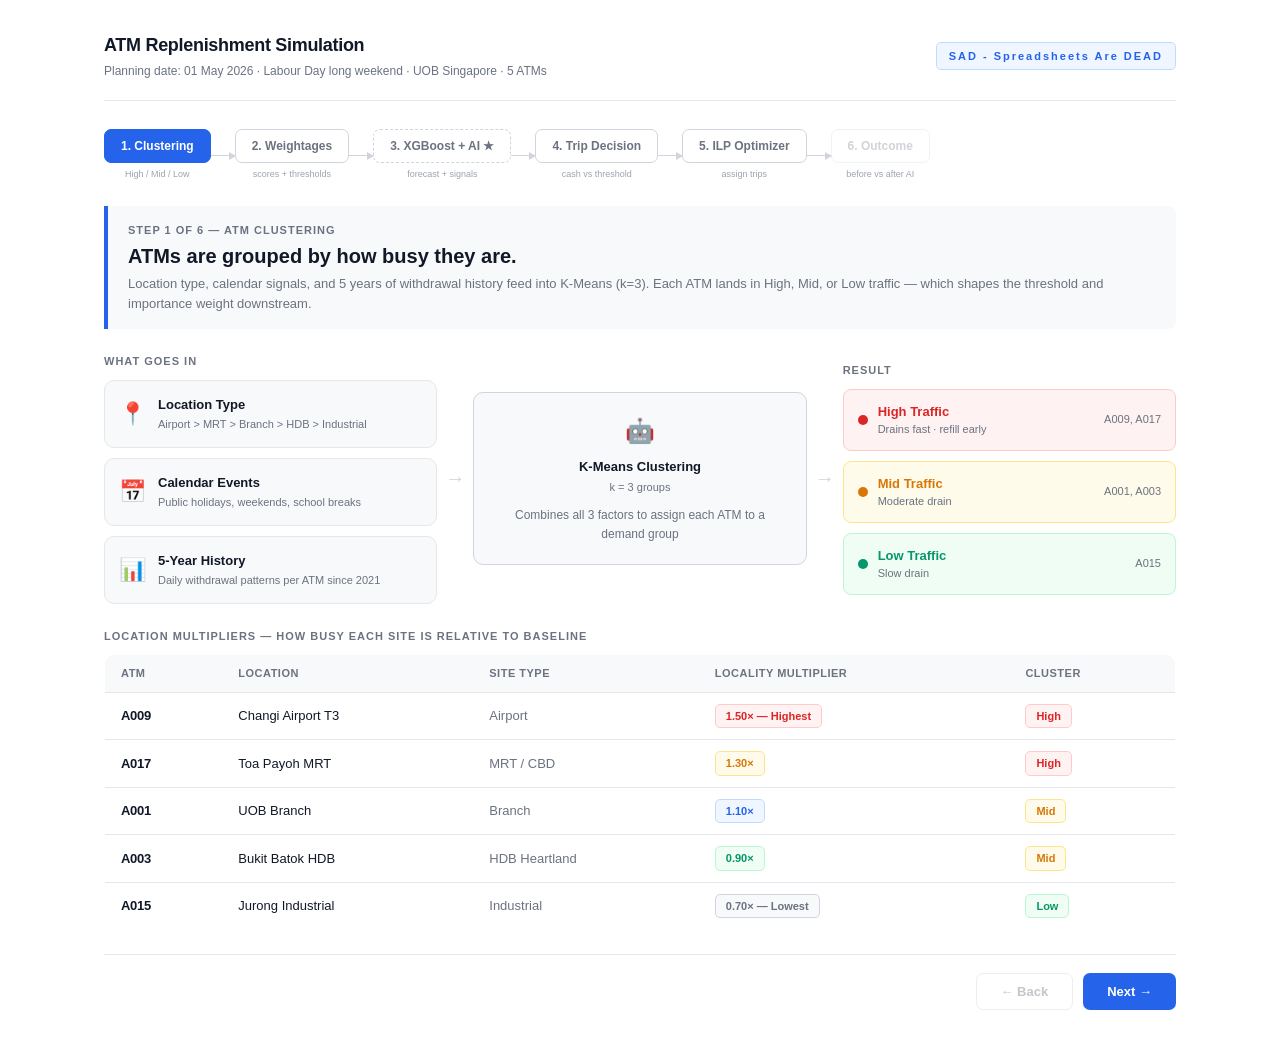
<file: demos/atm-replenishment.html>
<!DOCTYPE html>
<html lang="en">
<head>
<meta charset="UTF-8">
<meta name="viewport" content="width=device-width, initial-scale=1.0">
<title>SAD — ATM Replenishment Simulation</title>
<style>
*,*::before,*::after{box-sizing:border-box;margin:0;padding:0}
:root{
  --bg:#ffffff;--surf:#f8f9fa;--border:#e5e7eb;--border2:#d1d5db;
  --text:#111827;--muted:#6b7280;--light:#9ca3af;
  --blue:#2563eb;--blue-l:#eff6ff;--blue-b:#bfdbfe;
  --green:#059669;--green-l:#f0fdf4;--green-b:#bbf7d0;
  --red:#dc2626;--red-l:#fef2f2;--red-b:#fecaca;
  --amber:#d97706;--amber-l:#fffbeb;--amber-b:#fde68a;
  --purple:#7c3aed;--purple-l:#f5f3ff;--purple-b:#ddd6fe;
  --mono:'JetBrains Mono','Fira Code',monospace;
}
body{background:var(--bg);color:var(--text);font-family:-apple-system,BlinkMacSystemFont,'Segoe UI',sans-serif;font-size:15px;line-height:1.5}
.wrap{max-width:1120px;margin:0 auto;padding:32px 24px}
.hdr{display:flex;justify-content:space-between;align-items:center;margin-bottom:28px;padding-bottom:20px;border-bottom:1px solid var(--border)}
.hdr h1{font-size:18px;font-weight:700;letter-spacing:-0.3px}
.hdr-sub{font-size:12px;color:var(--muted);margin-top:3px}
.badge-sad{font-size:11px;font-weight:700;letter-spacing:2px;color:var(--blue);background:var(--blue-l);border:1px solid var(--blue-b);padding:5px 12px;border-radius:5px}
.flowchart{display:flex;align-items:center;margin-bottom:24px;overflow-x:auto;gap:0}
.fc-node{display:flex;flex-direction:column;align-items:center;flex-shrink:0}
.fc-btn{padding:9px 16px;border-radius:7px;font-size:12px;font-weight:600;cursor:pointer;border:1.5px solid var(--border2);background:var(--bg);color:var(--muted);transition:all .15s;white-space:nowrap}
.fc-btn:hover{border-color:var(--blue);color:var(--blue)}
.fc-btn.active{background:var(--blue);border-color:var(--blue);color:#fff}
.fc-btn.ai-node{border-style:dashed}
.fc-btn.ai-node.active{background:var(--purple);border-color:var(--purple);border-style:solid;color:#fff}
.fc-btn.done{background:var(--green-l);border-color:var(--green-b);color:var(--green);border-style:solid}
.fc-btn:disabled{opacity:.3;cursor:not-allowed;pointer-events:none}
.fc-arrow{width:24px;height:1px;background:var(--border2);flex-shrink:0;position:relative}
.fc-arrow::after{content:'';position:absolute;right:-1px;top:-3px;border-left:7px solid var(--border2);border-top:4px solid transparent;border-bottom:4px solid transparent}
.fc-sub{font-size:9px;color:var(--light);margin-top:5px;text-align:center}
.info-box{border-left:4px solid var(--blue);background:var(--surf);border-radius:0 8px 8px 0;padding:16px 20px;margin-bottom:24px}
.info-box.ai-mode{border-left-color:var(--purple)}
.info-step{font-size:11px;color:var(--muted);text-transform:uppercase;letter-spacing:1px;margin-bottom:6px;font-weight:600}
.info-headline{font-size:20px;font-weight:800;color:var(--text);line-height:1.25}
.info-sub{font-size:13px;color:var(--muted);margin-top:5px}
.section{display:none}.section.on{display:block}
.cluster-flow-row{display:grid;grid-template-columns:1fr 36px 1fr 36px 1fr;gap:0;align-items:center;margin-bottom:24px}
.flow-arrow{text-align:center;font-size:20px;color:var(--border2)}
.algo-box{background:var(--surf);border:1.5px solid var(--border2);border-radius:10px;padding:20px;text-align:center}
.algo-title{font-size:13px;font-weight:700;color:var(--text);margin-bottom:3px}
.algo-sub{font-size:11px;color:var(--muted)}
.cluster-chips{display:flex;flex-direction:column;gap:10px}
.chip{display:flex;align-items:center;gap:10px;padding:12px 14px;border-radius:8px}
.chip.high{background:var(--red-l);border:1px solid var(--red-b)}
.chip.mid{background:var(--amber-l);border:1px solid var(--amber-b)}
.chip.low{background:var(--green-l);border:1px solid var(--green-b)}
.chip-dot{width:10px;height:10px;border-radius:50%;flex-shrink:0}
.chip.high .chip-dot{background:var(--red)}.chip.mid .chip-dot{background:var(--amber)}.chip.low .chip-dot{background:var(--green)}
.chip-label{font-size:13px;font-weight:700}
.chip.high .chip-label{color:var(--red)}.chip.mid .chip-label{color:var(--amber)}.chip.low .chip-label{color:var(--green)}
.chip-atms{font-size:11px;color:var(--muted);margin-left:auto}
.section-label{font-size:11px;color:var(--muted);text-transform:uppercase;letter-spacing:1px;margin-bottom:10px;font-weight:600}
.loc-table{width:100%;border-collapse:collapse;font-size:13px;background:var(--bg);border:1px solid var(--border);border-radius:10px;overflow:hidden}
.loc-table th{text-align:left;font-size:11px;color:var(--muted);text-transform:uppercase;letter-spacing:.5px;padding:10px 16px;border-bottom:1px solid var(--border);background:var(--surf);font-weight:600}
.loc-table td{padding:11px 16px;border-bottom:1px solid var(--border);vertical-align:middle}
.loc-table tr:last-child td{border-bottom:none}
.loc-table tbody tr:hover td{background:var(--surf)}
.atm-id{font-weight:800;font-size:13px;letter-spacing:-.3px}
.pill{display:inline-block;padding:3px 10px;border-radius:5px;font-size:11px;font-weight:700}
.pill-r{background:var(--red-l);color:var(--red);border:1px solid var(--red-b)}
.pill-a{background:var(--amber-l);color:var(--amber);border:1px solid var(--amber-b)}
.pill-b{background:var(--blue-l);color:var(--blue);border:1px solid var(--blue-b)}
.pill-g{background:var(--green-l);color:var(--green);border:1px solid var(--green-b)}
.pill-m{background:var(--surf);color:var(--muted);border:1px solid var(--border2)}
.wt-intro{font-size:13px;color:var(--muted);background:var(--surf);border:1px solid var(--border);border-radius:8px;padding:14px 18px;margin-bottom:20px;line-height:1.7}
.wt-intro strong{color:var(--text)}
.thresh-grid{display:grid;grid-template-columns:repeat(3,1fr);gap:16px}
.tc{border-radius:10px;padding:20px;border:1px solid;text-align:center}
.tc.high{background:var(--red-l);border-color:var(--red-b)}
.tc.mid{background:var(--amber-l);border-color:var(--amber-b)}
.tc.low{background:var(--green-l);border-color:var(--green-b)}
.tc-label{font-size:11px;font-weight:700;text-transform:uppercase;letter-spacing:1px;margin-bottom:4px}
.tc.high .tc-label{color:var(--red)}.tc.mid .tc-label{color:var(--amber)}.tc.low .tc-label{color:var(--green)}
.tc-weight{font-size:11px;margin-bottom:14px;padding:4px 10px;border-radius:4px;display:inline-block}
.tc.high .tc-weight{background:rgba(220,38,38,.08);color:var(--red)}
.tc.mid .tc-weight{background:rgba(217,119,6,.08);color:var(--amber)}
.tc.low .tc-weight{background:rgba(5,150,105,.08);color:var(--green)}
.tc-pct{font-size:52px;font-weight:900;letter-spacing:-2px;line-height:1;margin-bottom:4px}
.tc.high .tc-pct{color:var(--red)}.tc.mid .tc-pct{color:var(--amber)}.tc.low .tc-pct{color:var(--green)}
.tc-rule{font-size:13px;font-weight:600;color:var(--text);margin-bottom:6px}
.tc-dollar{font-size:16px;font-weight:800;margin-bottom:12px}
.tc.high .tc-dollar{color:var(--red)}.tc.mid .tc-dollar{color:var(--amber)}.tc.low .tc-dollar{color:var(--green)}
.tc-velocity{font-size:12px;color:var(--muted);padding-top:12px;border-top:1px solid;line-height:1.7}
.tc.high .tc-velocity{border-color:var(--red-b)}.tc.mid .tc-velocity{border-color:var(--amber-b)}.tc.low .tc-velocity{border-color:var(--green-b)}
.tc-atms{font-size:11px;color:var(--muted);margin-top:6px}
.xgb-features{display:grid;grid-template-columns:repeat(4,1fr);gap:10px;margin-bottom:16px}
.feat{background:var(--surf);border:1px solid var(--border);border-radius:8px;padding:12px;text-align:center;font-size:11px;color:var(--muted)}
.feat-icon{font-size:18px;margin-bottom:5px}
.feat-name{font-weight:700;color:var(--text);margin-bottom:2px;font-size:12px}
.feat.ai-feat{background:var(--purple-l);border-color:var(--purple-b)}
.feat.ai-feat .feat-name{color:var(--purple)}
.ai-alert{background:var(--amber-l);border:1px solid var(--amber-b);border-radius:10px;padding:18px 22px;margin-bottom:16px}
.ai-hdr{display:flex;align-items:center;gap:12px;margin-bottom:10px}
.ai-icon{font-size:22px}
.ai-title{font-size:15px;font-weight:800;color:var(--amber)}
.ai-sub{font-size:11px;color:var(--muted);margin-top:2px}
.ai-signals{display:grid;grid-template-columns:repeat(2,1fr);gap:8px;margin-top:4px}
.ai-sig-card{display:flex;align-items:center;gap:8px;padding:8px 12px;background:var(--bg);border:1px solid var(--amber-b);border-radius:7px;font-size:12px;font-weight:600;color:var(--text)}
.llm-box{background:var(--surf);border:1px solid var(--purple-b);border-radius:10px;padding:16px 20px;margin-bottom:16px}
.llm-title{font-size:11px;color:var(--purple);text-transform:uppercase;letter-spacing:1px;margin-bottom:12px;font-weight:700}
.ll{font-size:12px;color:var(--muted);display:flex;align-items:center;gap:10px;margin-bottom:5px;opacity:0;transition:opacity .3s}
.ll.on{opacity:1}
.ll .dot{width:7px;height:7px;border-radius:50%;background:var(--muted);flex-shrink:0}
.ll.hit{color:var(--amber);font-weight:600}.ll.hit .dot{background:var(--amber)}
.ll.ok{color:var(--green);font-weight:600}.ll.ok .dot{background:var(--green)}
.formula-box{background:var(--surf);border:1px solid var(--border);border-radius:10px;padding:18px 22px;margin-bottom:16px;display:flex;gap:32px;align-items:center;flex-wrap:wrap}
.formula-eq{font-size:14px;font-weight:700;color:var(--text);line-height:2}
.formula-eq span{color:var(--red)}
.window-defs{display:grid;grid-template-columns:repeat(3,1fr);gap:10px;margin-bottom:20px}
.wd{border-radius:8px;padding:12px 14px;border:1px solid;text-align:center}
.wd.p0{background:var(--red-l);border-color:var(--red-b)}
.wd.p1{background:var(--amber-l);border-color:var(--amber-b)}
.wd.p2{background:var(--blue-l);border-color:var(--blue-b)}
.wd-name{font-size:13px;font-weight:800;margin-bottom:2px}
.wd.p0 .wd-name{color:var(--red)}.wd.p1 .wd-name{color:var(--amber)}.wd.p2 .wd-name{color:var(--blue)}
.wd-window{font-size:12px;font-weight:600;color:var(--text);margin-bottom:3px}
.wd-desc{font-size:11px;color:var(--muted)}
.ilp-layout{display:grid;grid-template-columns:1fr 2fr;gap:16px;margin-bottom:20px}
.ilp-constraints{background:var(--surf);border:1px solid var(--border);border-radius:10px;padding:16px 18px}
.ilp-c-title{font-size:12px;font-weight:700;color:var(--text);margin-bottom:12px}
.ilp-c-item{display:flex;gap:8px;font-size:12px;color:var(--muted);margin-bottom:7px;align-items:flex-start;line-height:1.5}
.ilp-c-icon{flex-shrink:0;font-size:13px}
.fork-note{text-align:center;font-size:14px;color:var(--muted);margin-bottom:16px}
.fork-note strong{color:var(--text)}
.paths{display:grid;grid-template-columns:1fr 1fr;gap:16px;margin-bottom:22px}
.pc{border-radius:10px;padding:20px;cursor:pointer;border:2px solid;transition:all .2s}
.pA{background:var(--red-l);border-color:var(--red-b)}
.pA:hover,.pA.sel{border-color:var(--red);box-shadow:0 0 0 4px rgba(220,38,38,.08)}
.pB{background:var(--green-l);border-color:var(--green-b)}
.pB:hover,.pB.sel{border-color:var(--green);box-shadow:0 0 0 4px rgba(5,150,105,.08)}
.path-hero{font-size:42px;font-weight:900;letter-spacing:-2px;line-height:1;margin:10px 0 4px}
.pA .path-hero{color:var(--red)}.pB .path-hero{color:var(--green)}
.path-hero-label{font-size:13px;font-weight:600;margin-bottom:14px}
.pA .path-hero-label{color:var(--red)}.pB .path-hero-label{color:var(--green)}
.pt{font-size:15px;font-weight:700;margin-bottom:2px}
.pA .pt{color:var(--red)}.pB .pt{color:var(--green)}
.path-items{margin-top:14px;display:flex;flex-direction:column;gap:6px;border-top:1px solid;padding-top:14px}
.pA .path-items{border-color:var(--red-b)}.pB .path-items{border-color:var(--green-b)}
.path-item{display:flex;align-items:flex-start;gap:8px;font-size:12px;color:var(--text);line-height:1.4}
.pi-icon{font-size:13px;flex-shrink:0;margin-top:1px}
.outcome-kpis{display:grid;grid-template-columns:repeat(3,1fr);gap:14px;margin-bottom:20px}
.kpi{background:var(--surf);border:1px solid var(--border);border-radius:10px;padding:16px;text-align:center}
.kpi-label{font-size:11px;color:var(--muted);text-transform:uppercase;letter-spacing:.5px;font-weight:600;margin-bottom:8px}
.kpi-vals{display:flex;align-items:center;justify-content:center;gap:20px}
.kpi-val{text-align:center}
.kpi-num{font-size:30px;font-weight:900;letter-spacing:-1px;line-height:1}
.kpi-sub{font-size:10px;color:var(--muted);margin-top:3px}
.kpi-sep{font-size:18px;color:var(--border2)}
.kpi-val.bad .kpi-num{color:var(--red)}.kpi-val.good .kpi-num{color:var(--green)}
.outcome-grid{display:grid;grid-template-columns:1fr 1fr;gap:14px;margin-bottom:16px}
.oc{border-radius:10px;padding:18px}
.ocA{background:var(--red-l);border:1px solid var(--red-b)}
.ocB{background:var(--green-l);border:1px solid var(--green-b)}
.oc-title{font-size:14px;font-weight:800;margin-bottom:14px}
.ocA .oc-title{color:var(--red)}.ocB .oc-title{color:var(--green)}
.or{display:flex;justify-content:space-between;align-items:center;padding:7px 0;border-bottom:1px solid rgba(0,0,0,.06);font-size:12px}
.or:last-child{border-bottom:none}
.or .ok{color:var(--muted)}.or .ov{font-weight:700}
.ocA .ov{color:var(--red)}.ocB .ov{color:var(--green)}
.verdict{text-align:center;padding:24px;background:var(--green-l);border:1px solid var(--green-b);border-radius:10px}
.v-big{font-size:24px;font-weight:900;color:var(--green);margin-bottom:10px;letter-spacing:-.5px}
.verdict p{font-size:13px;color:var(--muted);line-height:1.7;max-width:600px;margin:0 auto}
.verdict strong{color:var(--text)}
.atm-grid{display:grid;grid-template-columns:repeat(5,1fr);gap:12px;margin-bottom:20px}
.ac{background:var(--bg);border:1.5px solid var(--border);border-radius:10px;padding:14px;transition:all .3s}
.ac.c-high{border-top:4px solid var(--red)}.ac.c-mid{border-top:4px solid var(--amber)}.ac.c-low{border-top:4px solid var(--green)}
.ac.flagged{border-color:var(--amber);background:var(--amber-l)}
.ac.cashout{border-color:var(--red);background:var(--red-l);animation:pulse 1.8s infinite}
@keyframes pulse{0%,100%{box-shadow:0 0 0 0 rgba(220,38,38,.15)}50%{box-shadow:0 0 0 8px rgba(220,38,38,0)}}
.card-top{display:flex;justify-content:space-between;align-items:flex-start;margin-bottom:2px}
.ac-id{font-weight:800;font-size:14px;letter-spacing:-.3px}
.cluster-chip{font-size:10px;font-weight:700;padding:2px 8px;border-radius:4px;flex-shrink:0}
.chip-r{background:var(--red-l);color:var(--red);border:1px solid var(--red-b)}
.chip-a{background:var(--amber-l);color:var(--amber);border:1px solid var(--amber-b)}
.chip-g{background:var(--green-l);color:var(--green);border:1px solid var(--green-b)}
.ac-loc{font-size:11px;color:var(--muted);margin-bottom:10px}
.cash-hero{font-size:28px;font-weight:900;letter-spacing:-1px;line-height:1;margin-bottom:3px}
.bar-wrap{position:relative;margin:4px 0 6px}
.cash-bar-wrap{height:6px;background:var(--border);border-radius:3px;overflow:hidden}
.cash-bar-fill{height:100%;border-radius:3px;transition:width .5s}
.thresh-line{position:absolute;top:-4px;bottom:-4px;width:2px;background:#374151;border-radius:1px;opacity:.3;transform:translateX(-50%)}
.cash-trigger{font-size:10px;color:var(--muted);margin-bottom:2px}
.div{height:1px;background:var(--border);margin:10px 0}
.ac-row{display:flex;justify-content:space-between;align-items:center;padding:2px 0}
.ac-lbl{font-size:11px;color:var(--muted)}.ac-val{font-size:11px;font-weight:700}
.vr{color:var(--red)}.va{color:var(--amber)}.vg{color:var(--green)}.vb{color:var(--blue)}.vp{color:var(--purple)}
.bdg{display:inline-block;padding:3px 9px;border-radius:4px;font-size:10px;font-weight:700;margin-top:5px}
.bP0{background:var(--red-l);color:var(--red);border:1px solid var(--red-b)}
.bP1{background:var(--amber-l);color:var(--amber);border:1px solid var(--amber-b)}
.bP2{background:var(--blue-l);color:var(--blue);border:1px solid var(--blue-b)}
.bN{background:var(--green-l);color:var(--green);border:1px solid var(--green-b)}
.bRULE{background:var(--purple-l);color:var(--purple);border:1px solid var(--purple-b)}
.bCO{background:var(--red);color:#fff;animation:blink 1s infinite;font-size:11px;padding:4px 10px}
@keyframes blink{0%,100%{opacity:1}50%{opacity:.3}}
.bUp{display:block;font-size:9px;margin-top:3px;background:var(--green-l);color:var(--green);border:1px solid var(--green-b);padding:2px 7px;border-radius:3px;font-weight:700}
.ai-badge{font-size:10px;color:var(--amber);margin-top:3px;font-weight:600}
.nav{display:flex;justify-content:flex-end;gap:10px;margin-top:24px;padding-top:18px;border-top:1px solid var(--border)}
.btn{padding:10px 24px;border-radius:7px;font-size:13px;font-weight:600;cursor:pointer;border:none;transition:all .15s}
.btn-p{background:var(--blue);color:#fff}.btn-p:hover{background:#1d4ed8}
.btn-p:disabled{background:var(--border);color:var(--muted);cursor:not-allowed}
.btn-s{background:transparent;color:var(--muted);border:1px solid var(--border2)}.btn-s:hover{color:var(--text);border-color:var(--text)}
.btn-s:disabled{opacity:.4;cursor:not-allowed}
</style>
</head>
<body>
<div class="wrap">
<div class="hdr">
  <div>
    <h1>ATM Replenishment Simulation</h1>
    <div class="hdr-sub">Planning date: 01 May 2026 · Labour Day long weekend · UOB Singapore · 5 ATMs</div>
  </div>
  <div class="badge-sad">SAD - Spreadsheets Are DEAD</div>
</div>
<div class="flowchart">
  <div class="fc-node"><button class="fc-btn" id="fc0" onclick="goStep(0)">1. Clustering</button><div class="fc-sub">High / Mid / Low</div></div>
  <div class="fc-arrow"></div>
  <div class="fc-node"><button class="fc-btn" id="fc1" onclick="goStep(1)">2. Weightages</button><div class="fc-sub">scores + thresholds</div></div>
  <div class="fc-arrow"></div>
  <div class="fc-node"><button class="fc-btn ai-node" id="fc2" onclick="goStep(2)">3. XGBoost + AI ★</button><div class="fc-sub">forecast + signals</div></div>
  <div class="fc-arrow"></div>
  <div class="fc-node"><button class="fc-btn" id="fc3" onclick="goStep(3)">4. Trip Decision</button><div class="fc-sub">cash vs threshold</div></div>
  <div class="fc-arrow"></div>
  <div class="fc-node"><button class="fc-btn" id="fc4" onclick="goStep(4)">5. ILP Optimizer</button><div class="fc-sub">assign trips</div></div>
  <div class="fc-arrow"></div>
  <div class="fc-node"><button class="fc-btn" id="fc5" onclick="goStep(5)">6. Outcome</button><div class="fc-sub">before vs after AI</div></div>
</div>
<div class="info-box" id="infoBox">
  <div class="info-step" id="infoStep"></div>
  <div class="info-headline" id="infoHeadline"></div>
  <div class="info-sub" id="infoSub"></div>
</div>

<!-- STEP 0 -->
<div class="section" id="sec0">
  <div class="cluster-flow-row">
    <div>
      <div class="section-label" style="margin-bottom:10px">What goes in</div>
      <div style="display:flex;flex-direction:column;gap:10px">
        <div style="background:var(--surf);border:1px solid var(--border);border-radius:10px;padding:14px;display:flex;align-items:center;gap:12px">
          <div style="font-size:22px">📍</div>
          <div><div style="font-size:13px;font-weight:700;margin-bottom:2px">Location Type</div><div style="font-size:11px;color:var(--muted)">Airport > MRT > Branch > HDB > Industrial</div></div>
        </div>
        <div style="background:var(--surf);border:1px solid var(--border);border-radius:10px;padding:14px;display:flex;align-items:center;gap:12px">
          <div style="font-size:22px">📅</div>
          <div><div style="font-size:13px;font-weight:700;margin-bottom:2px">Calendar Events</div><div style="font-size:11px;color:var(--muted)">Public holidays, weekends, school breaks</div></div>
        </div>
        <div style="background:var(--surf);border:1px solid var(--border);border-radius:10px;padding:14px;display:flex;align-items:center;gap:12px">
          <div style="font-size:22px">📊</div>
          <div><div style="font-size:13px;font-weight:700;margin-bottom:2px">5-Year History</div><div style="font-size:11px;color:var(--muted)">Daily withdrawal patterns per ATM since 2021</div></div>
        </div>
      </div>
    </div>
    <div class="flow-arrow">→</div>
    <div class="algo-box">
      <div style="font-size:24px;margin-bottom:8px">🤖</div>
      <div class="algo-title">K-Means Clustering</div>
      <div class="algo-sub">k = 3 groups</div>
      <div style="font-size:12px;color:var(--muted);margin-top:10px;line-height:1.6">Combines all 3 factors to assign each ATM to a demand group</div>
    </div>
    <div class="flow-arrow">→</div>
    <div>
      <div class="section-label" style="margin-bottom:10px">Result</div>
      <div class="cluster-chips">
        <div class="chip high"><div class="chip-dot"></div><div><div class="chip-label">High Traffic</div><div style="font-size:11px;color:var(--muted)">Drains fast · refill early</div></div><div class="chip-atms">A009, A017</div></div>
        <div class="chip mid"><div class="chip-dot"></div><div><div class="chip-label">Mid Traffic</div><div style="font-size:11px;color:var(--muted)">Moderate drain</div></div><div class="chip-atms">A001, A003</div></div>
        <div class="chip low"><div class="chip-dot"></div><div><div class="chip-label">Low Traffic</div><div style="font-size:11px;color:var(--muted)">Slow drain</div></div><div class="chip-atms">A015</div></div>
      </div>
    </div>
  </div>
  <div class="section-label">Location multipliers — how busy each site is relative to baseline</div>
  <table class="loc-table">
    <thead><tr><th>ATM</th><th>Location</th><th>Site Type</th><th>Locality Multiplier</th><th>Cluster</th></tr></thead>
    <tbody>
      <tr><td><span class="atm-id">A009</span></td><td>Changi Airport T3</td><td style="color:var(--muted)">Airport</td><td><span class="pill pill-r">1.50× — Highest</span></td><td><span class="pill pill-r">High</span></td></tr>
      <tr><td><span class="atm-id">A017</span></td><td>Toa Payoh MRT</td><td style="color:var(--muted)">MRT / CBD</td><td><span class="pill pill-a">1.30×</span></td><td><span class="pill pill-r">High</span></td></tr>
      <tr><td><span class="atm-id">A001</span></td><td>UOB Branch</td><td style="color:var(--muted)">Branch</td><td><span class="pill pill-b">1.10×</span></td><td><span class="pill pill-a">Mid</span></td></tr>
      <tr><td><span class="atm-id">A003</span></td><td>Bukit Batok HDB</td><td style="color:var(--muted)">HDB Heartland</td><td><span class="pill pill-g">0.90×</span></td><td><span class="pill pill-a">Mid</span></td></tr>
      <tr><td><span class="atm-id">A015</span></td><td>Jurong Industrial</td><td style="color:var(--muted)">Industrial</td><td><span class="pill pill-m">0.70× — Lowest</span></td><td><span class="pill pill-g">Low</span></td></tr>
    </tbody>
  </table>
</div>

<!-- STEP 1 -->
<div class="section" id="sec1">
  <div class="wt-intro">
    Each cluster serves <strong>two roles in the system</strong>:<br>
    <strong>① Importance weight</strong> — fed into XGBoost as a feature. High-traffic clusters get a higher weight, so the model prioritises their patterns when learning to forecast.<br>
    <strong>② Refill threshold</strong> — the cash % that triggers a replenishment trip. Derived from each cluster's average daily drain rate (velocity) × service cycle + safety buffer. Higher-drain clusters trigger earlier.
  </div>
  <div class="thresh-grid">
    <div class="tc high">
      <div class="tc-label">High Traffic</div>
      <div class="tc-weight">Model weight: 1.3×–1.5×</div>
      <div class="tc-pct">35%</div>
      <div class="tc-rule">Refill trigger</div>
      <div class="tc-dollar">Below $134,400</div>
      <div class="tc-velocity">Drains ~10%/day<br>10% × 2.5d service cycle + 10% buffer = 35%</div>
      <div class="tc-atms">A009 · A017</div>
    </div>
    <div class="tc mid">
      <div class="tc-label">Mid Traffic</div>
      <div class="tc-weight">Model weight: 0.9×–1.1×</div>
      <div class="tc-pct">30%</div>
      <div class="tc-rule">Refill trigger</div>
      <div class="tc-dollar">Below $115,200</div>
      <div class="tc-velocity">Drains ~5%/day<br>5% × 4d service cycle + 10% buffer = 30%</div>
      <div class="tc-atms">A001 · A003</div>
    </div>
    <div class="tc low">
      <div class="tc-label">Low Traffic</div>
      <div class="tc-weight">Model weight: 0.7×</div>
      <div class="tc-pct">25%</div>
      <div class="tc-rule">Refill trigger</div>
      <div class="tc-dollar">Below $96,000</div>
      <div class="tc-velocity">Drains ~1.5%/day<br>1.5% × 10d service cycle + 10% buffer = 25%</div>
      <div class="tc-atms">A015</div>
    </div>
  </div>
</div>

<!-- STEP 2 -->
<div class="section" id="sec2">
  <div class="section-label" style="margin-bottom:10px">XGBoost input features</div>
  <div class="xgb-features">
    <div class="feat"><div class="feat-icon">📊</div><div class="feat-name">5-Year Txn History</div>withdrawal patterns per ATM</div>
    <div class="feat"><div class="feat-icon">📅</div><div class="feat-name">Day of Week + Calendar</div>payday, holiday, CNY flags</div>
    <div class="feat"><div class="feat-icon">🏷️</div><div class="feat-name">Cluster Type + Weight</div>High / Mid / Low importance</div>
    <div class="feat ai-feat"><div class="feat-icon">⚡</div><div class="feat-name">AI Event Multiplier ★</div>unstructured signal boost</div>
  </div>
  <div class="ai-alert">
    <div class="ai-hdr">
      <div class="ai-icon">🚨</div>
      <div>
        <div class="ai-title">AI Layer detected demand signals the standard model would miss</div>
        <div class="ai-sub">LLM weekly scan · 07 May 2026 · Labour Day + Long Weekend</div>
      </div>
    </div>
    <div class="ai-signals">
      <div class="ai-sig-card"><span>✈️</span> Changi T3 travel surge — school holidays begin</div>
      <div class="ai-sig-card"><span>💰</span> Weekend cash preference spike reported</div>
      <div class="ai-sig-card"><span>🏘️</span> HDB residents drawing holiday cash early</div>
      <div class="ai-sig-card"><span>📍</span> Pasar malam near A017 driving evening footfall</div>
    </div>
  </div>
  <div class="llm-box">
    <div class="llm-title">⚡ Translating signals into per-ATM demand multipliers...</div>
    <div id="llLines">
      <div class="ll" id="ll0"><div class="dot"></div>Reading news feeds, social signals, event calendars for tomorrow...</div>
      <div class="ll hit" id="ll1"><div class="dot"></div>A009 Airport — Labour Day travel surge + school hols → multiplier 1.77× (base $215k → AI-adjusted $380k)</div>
      <div class="ll hit" id="ll2"><div class="dot"></div>A017 MRT — pasar malam footfall, weekend surge → multiplier 1.73× (base $185k → AI-adjusted $320k)</div>
      <div class="ll hit" id="ll3"><div class="dot"></div>A001 Branch — holiday cash demand → multiplier 1.55× (base $100k → AI-adjusted $155k)</div>
      <div class="ll hit" id="ll4"><div class="dot"></div>A003 HDB — residents drawing long-weekend cash → multiplier 2.13× (base $75k → AI-adjusted $160k)</div>
      <div class="ll ok" id="ll5"><div class="dot"></div>A015 Industrial — workforce reduced on holiday → no change 1.0× (stays $22k)</div>
      <div class="ll ok" id="ll6"><div class="dot"></div>Multipliers applied to XGBoost output → AI-adjusted forecasts ready for ILP trip decision ✓</div>
    </div>
  </div>
  <div class="atm-grid" id="ag2"></div>
</div>

<!-- STEP 3 -->
<div class="section" id="sec3">
  <div class="formula-box">
    <div>
      <div class="formula-eq">Projected Cash = Current Balance <span>− AI-Adjusted Forecast</span></div>
      <div style="font-size:12px;color:var(--muted);margin-top:4px">ILP checks: if Projected Cash &lt; Cluster Threshold → trip flagged · ILP risk score assigns P0 / P1 / P2 window</div>
    </div>
  </div>
  <div class="window-defs">
    <div class="wd p0"><div class="wd-name">P0 — Urgent</div><div class="wd-window">Highest risk score</div><div class="wd-desc">Midnight vendor window</div></div>
    <div class="wd p1"><div class="wd-name">P1 — Morning</div><div class="wd-window">High risk score</div><div class="wd-desc">Standard morning window</div></div>
    <div class="wd p2"><div class="wd-name">P2 — Afternoon</div><div class="wd-window">Moderate risk score</div><div class="wd-desc">Afternoon window · lowest urgency</div></div>
  </div>
  <div class="atm-grid" id="ag3"></div>
</div>

<!-- STEP 4 -->
<div class="section" id="sec4">
  <div class="ilp-layout">
    <div class="ilp-constraints">
      <div class="ilp-c-title">Hard Constraints</div>
      <div class="ilp-c-item"><span class="ilp-c-icon">🔢</span><span>Total trips ≤ 190 per day</span></div>
      <div class="ilp-c-item"><span class="ilp-c-icon">1️⃣</span><span>Max 1 trip per ATM per day</span></div>
      <div class="ilp-c-item"><span class="ilp-c-icon">⏰</span><span>Priority mix: 65% P0 · 25% P1 · 10% P2</span></div>
      <div class="ilp-c-item"><span class="ilp-c-icon">📅</span><span>14-day rule: force trip if unreplenished 14 days</span></div>
      <div class="ilp-c-item"><span class="ilp-c-icon">🎯</span><span>Objective: minimise trips while protecting high-risk ATMs</span></div>
    </div>
    <div>
      <div class="fork-note">ILP runs twice — once with base XGBoost, once with AI-adjusted forecast.<br><strong>Select a scenario to see what schedule is produced.</strong></div>
      <div class="paths">
        <div class="pc pA" id="pathA" onclick="choosePath('A')">
          <div class="pt">❌ Without AI — Base XGBoost Only</div>
          <div style="font-size:11px;color:var(--muted);margin-top:2px">Standard Labour Day flag · historical patterns only · no unstructured signals</div>
          <div class="path-hero">3</div>
          <div class="path-hero-label">trips scheduled · 2 ATMs will run dry</div>
          <div class="path-items">
            <div class="path-item"><span class="pi-icon">❌</span>A009: P1 — risk score insufficient for P0, vendor arrives too late</div>
            <div class="path-item"><span class="pi-icon">❌</span>A003: not triggered — demand underestimated, runs out 9pm</div>
            <div class="path-item"><span class="pi-icon">🚨</span>2 emergency ad-hoc trips needed after hours</div>
          </div>
        </div>
        <div class="pc pB" id="pathB" onclick="choosePath('B')">
          <div class="pt">✅ With AI — XGBoost + Event Signals ★</div>
          <div style="font-size:11px;color:var(--muted);margin-top:2px">AI multipliers 1.55×–2.13× applied before ILP runs</div>
          <div class="path-hero">5</div>
          <div class="path-hero-label">trips scheduled · 0 ATMs run dry</div>
          <div class="path-items">
            <div class="path-item"><span class="pi-icon">✅</span>A009: upgraded P1 → P0 — refilled at midnight before surge ✓</span></div>
            <div class="path-item"><span class="pi-icon">✅</span>A003: now triggered, added as P2 before evening peak ✓</div>
            <div class="path-item"><span class="pi-icon">✅</span>0 emergency ad-hoc trips · 0 customers turned away</div>
          </div>
        </div>
      </div>
    </div>
  </div>
  <div class="atm-grid" id="ag4"></div>
</div>

<!-- STEP 5 -->
<div class="section" id="sec5">
  <div class="outcome-kpis">
    <div class="kpi">
      <div class="kpi-label">ATMs that ran out</div>
      <div class="kpi-vals">
        <div class="kpi-val bad"><div class="kpi-num">2</div><div class="kpi-sub">Without AI</div></div>
        <div class="kpi-sep">→</div>
        <div class="kpi-val good"><div class="kpi-num">0</div><div class="kpi-sub">With AI</div></div>
      </div>
    </div>
    <div class="kpi">
      <div class="kpi-label">Emergency ad-hoc trips</div>
      <div class="kpi-vals">
        <div class="kpi-val bad"><div class="kpi-num">2</div><div class="kpi-sub">Without AI</div></div>
        <div class="kpi-sep">→</div>
        <div class="kpi-val good"><div class="kpi-num">0</div><div class="kpi-sub">With AI</div></div>
      </div>
    </div>
    <div class="kpi">
      <div class="kpi-label">Customers affected</div>
      <div class="kpi-vals">
        <div class="kpi-val bad"><div class="kpi-num">400+</div><div class="kpi-sub">Without AI</div></div>
        <div class="kpi-sep">→</div>
        <div class="kpi-val good"><div class="kpi-num">0</div><div class="kpi-sub">With AI</div></div>
      </div>
    </div>
  </div>
  <div class="outcome-grid">
    <div class="oc ocA">
      <div class="oc-title">❌ Without AI — Base XGBoost Only</div>
      <div class="or"><span class="ok">Scheduled trips</span><span class="ov">3</span></div>
      <div class="or"><span class="ok">A009 refill window</span><span class="ov">P1 — arrives 10am (too late)</span></div>
      <div class="or"><span class="ok">A003 scheduled</span><span class="ov">No — demand underestimated</span></div>
      <div class="or"><span class="ok">A009 cash-out</span><span class="ov">YES — 6am surge</span></div>
      <div class="or"><span class="ok">A003 cash-out</span><span class="ov">YES — 9pm evening peak</span></div>
      <div class="or"><span class="ok">Emergency ad-hoc trips</span><span class="ov">2 call-outs</span></div>
      <div class="or"><span class="ok">Customers turned away</span><span class="ov">~400+ on public holiday</span></div>
    </div>
    <div class="oc ocB">
      <div class="oc-title">✅ With AI — XGBoost + Event Signals</div>
      <div class="or"><span class="ok">Scheduled trips</span><span class="ov">5</span></div>
      <div class="or"><span class="ok">A009 refill window</span><span class="ov">P0 — midnight top-up ✓</span></div>
      <div class="or"><span class="ok">A003 scheduled</span><span class="ov">Yes — P2 added ✓</span></div>
      <div class="or"><span class="ok">A009 cash-out</span><span class="ov">None ✓</span></div>
      <div class="or"><span class="ok">A003 cash-out</span><span class="ov">None ✓</span></div>
      <div class="or"><span class="ok">Emergency ad-hoc trips</span><span class="ov">0 ✓</span></div>
      <div class="or"><span class="ok">Customers turned away</span><span class="ov">0 ✓</span></div>
    </div>
  </div>
  <div class="verdict">
    <div class="v-big">2 extra planned trips → 0 cash-outs on Labour Day</div>
    <p>The AI layer added <strong>2 planned trips</strong> and eliminated <strong>2 emergency ad-hoc trips</strong>. Net cost: zero — same number of total vendor visits, zero customers turned away on a public holiday. This is the gap that historical patterns alone will always miss.</p>
  </div>
  <div class="atm-grid" id="ag5" style="margin-top:20px"></div>
</div>

<div class="nav">
  <button class="btn btn-s" id="btnPrev" onclick="prev()" disabled>← Back</button>
  <button class="btn btn-p" id="btnNext" onclick="next()">Next →</button>
</div>
</div>

<script>
const ATMS=[
  {id:'A009',loc:'Airport',cluster:'High',cc:'c-high',chipCls:'chip-r',locMult:1.50,aiMult:1.77,cap:384000,th:35,cash:160000,predB:215000,predAI:380000,brchB:10,brchAI:2,winB:'P1',winAI:'P0',rule:false,sig:'Travel surge + school hols',lastRefill:3},
  {id:'A017',loc:'MRT Station',cluster:'High',cc:'c-high',chipCls:'chip-r',locMult:1.30,aiMult:1.73,cap:504000,th:35,cash:280000,predB:185000,predAI:320000,brchB:11,brchAI:8,winB:'P1',winAI:'P1',rule:false,sig:'Pasar malam nearby',lastRefill:5},
  {id:'A001',loc:'Branch',cluster:'Mid',cc:'c-mid',chipCls:'chip-a',locMult:1.10,aiMult:1.55,cap:384000,th:30,cash:180000,predB:100000,predAI:155000,brchB:14,brchAI:12,winB:'P2',winAI:'P2',rule:false,sig:'Holiday cash demand',lastRefill:8},
  {id:'A003',loc:'HDB Heartland',cluster:'Mid',cc:'c-mid',chipCls:'chip-a',locMult:0.90,aiMult:2.13,cap:384000,th:30,cash:320000,predB:75000,predAI:160000,brchB:null,brchAI:20,winB:'N',winAI:'P2',rule:false,sig:'Weekend cash spike',lastRefill:4},
  {id:'A015',loc:'Industrial',cluster:'Low',cc:'c-low',chipCls:'chip-g',locMult:0.70,aiMult:1.0,cap:384000,th:25,cash:310000,predB:22000,predAI:25000,brchB:null,brchAI:null,winB:'P1',winAI:'P1',rule:true,sig:'No change',lastRefill:14}
];

const INFO=[
  {step:'Step 1 of 6 — ATM Clustering',headline:'ATMs are grouped by how busy they are.',sub:'Location type, calendar signals, and 5 years of withdrawal history feed into K-Means (k=3). Each ATM lands in High, Mid, or Low traffic — which shapes the threshold and importance weight downstream.',ai:false},
  {step:'Step 2 of 6 — Weightages + Thresholds',headline:'Each cluster gets an importance weight and a refill trigger.',sub:'The weight tells XGBoost how much to prioritise patterns from that cluster. The threshold is derived from velocity — how fast that cluster drains on average. Higher-drain clusters trigger earlier to avoid stockouts.',ai:false},
  {step:'Step 3 of 6 — XGBoost Forecast + AI Layer ★',headline:'The AI layer spots demand signals the standard model would never catch.',sub:'Cluster type, locality weight, calendar flags, and 5-year history go into XGBoost. The AI layer separately scans unstructured sources — news, social signals, events — and applies per-ATM multipliers to the base forecast before the ILP trip decision runs.',ai:true},
  {step:'Step 4 of 6 — Trip Decision',headline:'ILP compares projected cash against each cluster\'s threshold to flag trips.',sub:'Projected cash = current balance − AI-adjusted forecast. The ILP scores each ATM across all priority windows based on predicted cash remaining, cluster type, and days since replenishment. The highest-risk window is assigned, subject to all business constraints.',ai:false},
  {step:'Step 5 of 6 — ILP Optimizer',headline:'The ILP assigns trips within all business constraints.',sub:'Run it with base XGBoost → 3 trips, 2 cash-outs. Run it with AI-adjusted forecast → 5 trips, 0 cash-outs. Select a scenario to see what each produces.',ai:true},
  {step:'Step 6 of 6 — Outcome',headline:'The AI layer prevented 2 ATMs from running dry on Labour Day.',sub:'2 extra planned trips replaced 2 emergency ad-hoc trips. Net vendor visits: same. Net customer impact: zero. This is the gap that historical patterns alone will always miss.',ai:true}
];

let step=0,path=null;
const MAX=5;

function fmtk(n){return n>=1000?'$'+(n/1000).toFixed(0)+'k':'$'+n}
function pct(v,c){return Math.round(v/c*100)}

function badge(w,rule,upgraded){
  const labels={P0:'P0 — Urgent',P1:'P1 — Morning',P2:'P2 — Afternoon',N:'Not scheduled'};
  if(rule&&w==='P1')return'<span class="bdg bRULE">P1 — 14-day rule</span>';
  let b=`<span class="bdg b${w}">${labels[w]||w}</span>`;
  if(upgraded)b+=`<span class="bUp">↑ upgraded by AI layer</span>`;
  return b;
}

function card(a,showWeight,showForecast,showDepletion,pathSet,outcomeOn){
  const thresh=Math.round(a.cap*a.th/100);
  const cpct=pct(a.cash,a.cap);
  const levelColor=cpct>50?'var(--green)':cpct>a.th?'var(--amber)':'var(--red)';
  const useBase=pathSet&&path==='A';
  const pred=useBase?a.predB:a.predAI;
  const win=useBase?a.winB:a.winAI;
  const rem=a.cash-pred;
  const projPct=Math.max(0,pct(rem,a.cap));
  const projColor=rem>thresh?'var(--green)':'var(--red)';
  const cashout=outcomeOn&&path==='A'&&(a.id==='A009'||a.id==='A003');
  const upgraded=pathSet&&path==='B'&&a.winAI!==a.winB;

  let cls=`ac ${a.cc}`;
  if(cashout)cls+=' cashout';
  if(showForecast&&!showDepletion&&!pathSet&&a.aiMult>1.3)cls+=' flagged';

  let h=`<div class="${cls}">
    <div class="card-top">
      <div class="ac-id">${a.id}</div>
      <div class="cluster-chip ${a.chipCls}">${a.cluster}</div>
    </div>
    <div class="ac-loc">${a.loc}</div>`;

  if(showDepletion||pathSet){
    h+=`<div style="font-size:10px;color:var(--muted);margin-bottom:6px">Last refill: ${a.lastRefill}d ago</div>`;
  }

  if(showWeight){
    h+=`<div class="cash-hero" style="color:${levelColor}">${cpct}%</div>
    <div style="font-size:10px;color:var(--muted);margin-bottom:3px">cash on hand today</div>
    <div class="bar-wrap">
      <div class="cash-bar-wrap"><div class="cash-bar-fill" style="width:${cpct}%;background:${levelColor}"></div></div>
      <div class="thresh-line" style="left:${a.th}%"></div>
    </div>
    <div class="cash-trigger">Trigger: ${a.th}% (${fmtk(thresh)}) · Locality weight: ${a.locMult}×</div>`;
  }

  if(showForecast){
    h+=`<div class="div"></div>
    <div class="ac-row"><span class="ac-lbl">Base XGBoost</span><span class="ac-val" style="color:var(--muted)">−${fmtk(a.predB)}</span></div>
    <div class="ac-row"><span class="ac-lbl">AI multiplier</span><span class="ac-val va">${a.aiMult}×</span></div>
    <div class="ac-row"><span class="ac-lbl">AI-adjusted</span><span class="ac-val vr">−${fmtk(a.predAI)}</span></div>
    ${a.aiMult>1.3?`<div class="ai-badge">⚡ ${a.sig}</div>`:'<div style="font-size:10px;color:var(--muted);margin-top:3px">No AI signal</div>'}`;
  }

  if(showDepletion){
    const tripTxt=a.rule?'14-day rule — trip forced':win&&win!=='N'?`Risk score → ${win} assigned`:'Stays above threshold ✓';
    const tripCls=a.rule?'vp':win&&win!=='N'?'vr':'vg';
    h+=`<div class="div"></div>
    <div style="font-size:10px;color:var(--muted);margin-bottom:3px">Projected after tomorrow's withdrawals</div>
    <div class="bar-wrap">
      <div class="cash-bar-wrap"><div class="cash-bar-fill" style="width:${projPct}%;background:${projColor}"></div></div>
      <div class="thresh-line" style="left:${a.th}%"></div>
    </div>
    <div class="ac-val ${tripCls}" style="font-size:10px;margin-top:3px;display:block">${tripTxt}</div>`;
    if(cashout){
      h+=`<span class="bdg bCO">⚠ CASH-OUT</span>`;
    } else {
      h+=badge(win,a.rule,upgraded);
    }
  }

  return h+'</div>';
}

function renderGrid(id,showWeight,showForecast,showDepletion,pathSet,outcomeOn){
  const el=document.getElementById(id);
  if(el)el.innerHTML=ATMS.map(a=>card(a,showWeight,showForecast,showDepletion,pathSet,outcomeOn)).join('');
}

function animateLLM(){
  document.querySelectorAll('#llLines .ll').forEach(l=>l.classList.remove('on'));
  if(step!==2)return;
  document.querySelectorAll('#llLines .ll').forEach((l,i)=>setTimeout(()=>l.classList.add('on'),i*300));
}

function updateUI(){
  const info=INFO[step];
  document.getElementById('infoStep').textContent=info.step;
  document.getElementById('infoHeadline').textContent=info.headline;
  document.getElementById('infoSub').textContent=info.sub;
  document.getElementById('infoBox').className='info-box'+(info.ai?' ai-mode':'');

  for(let i=0;i<=MAX;i++){
    const s=document.getElementById('sec'+i);
    if(s)s.className='section'+(i===step?' on':'');
    const b=document.getElementById('fc'+i);
    b.className=b.className.replace(/\s*(active|done)/g,'').trim();
    if(b.id==='fc2')b.className='fc-btn ai-node';
    else b.className='fc-btn';
    if(i<step)b.className+=' done';
    else if(i===step)b.className+=' active';
  }

  if(step===2)animateLLM();

  // Step 5 only unlocked after path chosen
  document.getElementById('fc5').disabled=!path&&step<4;

  const nb=document.getElementById('btnNext');
  document.getElementById('btnPrev').disabled=step===0;
  if(step===4&&!path){
    nb.disabled=true;
    nb.textContent='Select a scenario above →';
  } else if(step===MAX){
    nb.disabled=true;
    nb.textContent='Complete ✓';
  } else {
    nb.disabled=false;
    nb.textContent='Next →';
  }

  // Render grids for each step
  renderGrid('ag2',true,true,false,false,false);   // Step 2: weight + forecast
  renderGrid('ag3',true,false,true,false,false);   // Step 3: weight + AI depletion (always AI at this point)
  renderGrid('ag4',true,false,true,true,false);    // Step 4: ILP path-dependent
  renderGrid('ag5',true,false,true,true,true);     // Step 5: outcome + cashout
}

function choosePath(p){
  path=p;
  document.getElementById('pathA').classList.toggle('sel',p==='A');
  document.getElementById('pathB').classList.toggle('sel',p==='B');
  if(step===4){
    document.getElementById('btnNext').disabled=false;
    document.getElementById('btnNext').textContent='Next →';
  }
  document.getElementById('fc5').disabled=false;
  renderGrid('ag4',true,false,true,true,false);
  renderGrid('ag5',true,false,true,true,true);
}

function goStep(n){
  if(n===5&&!path)return;
  step=n;
  updateUI();
}
function next(){if(step<MAX){step++;updateUI()}}
function prev(){if(step>0){step--;updateUI()}}

updateUI();
</script>
</body>
</html>
</file>
